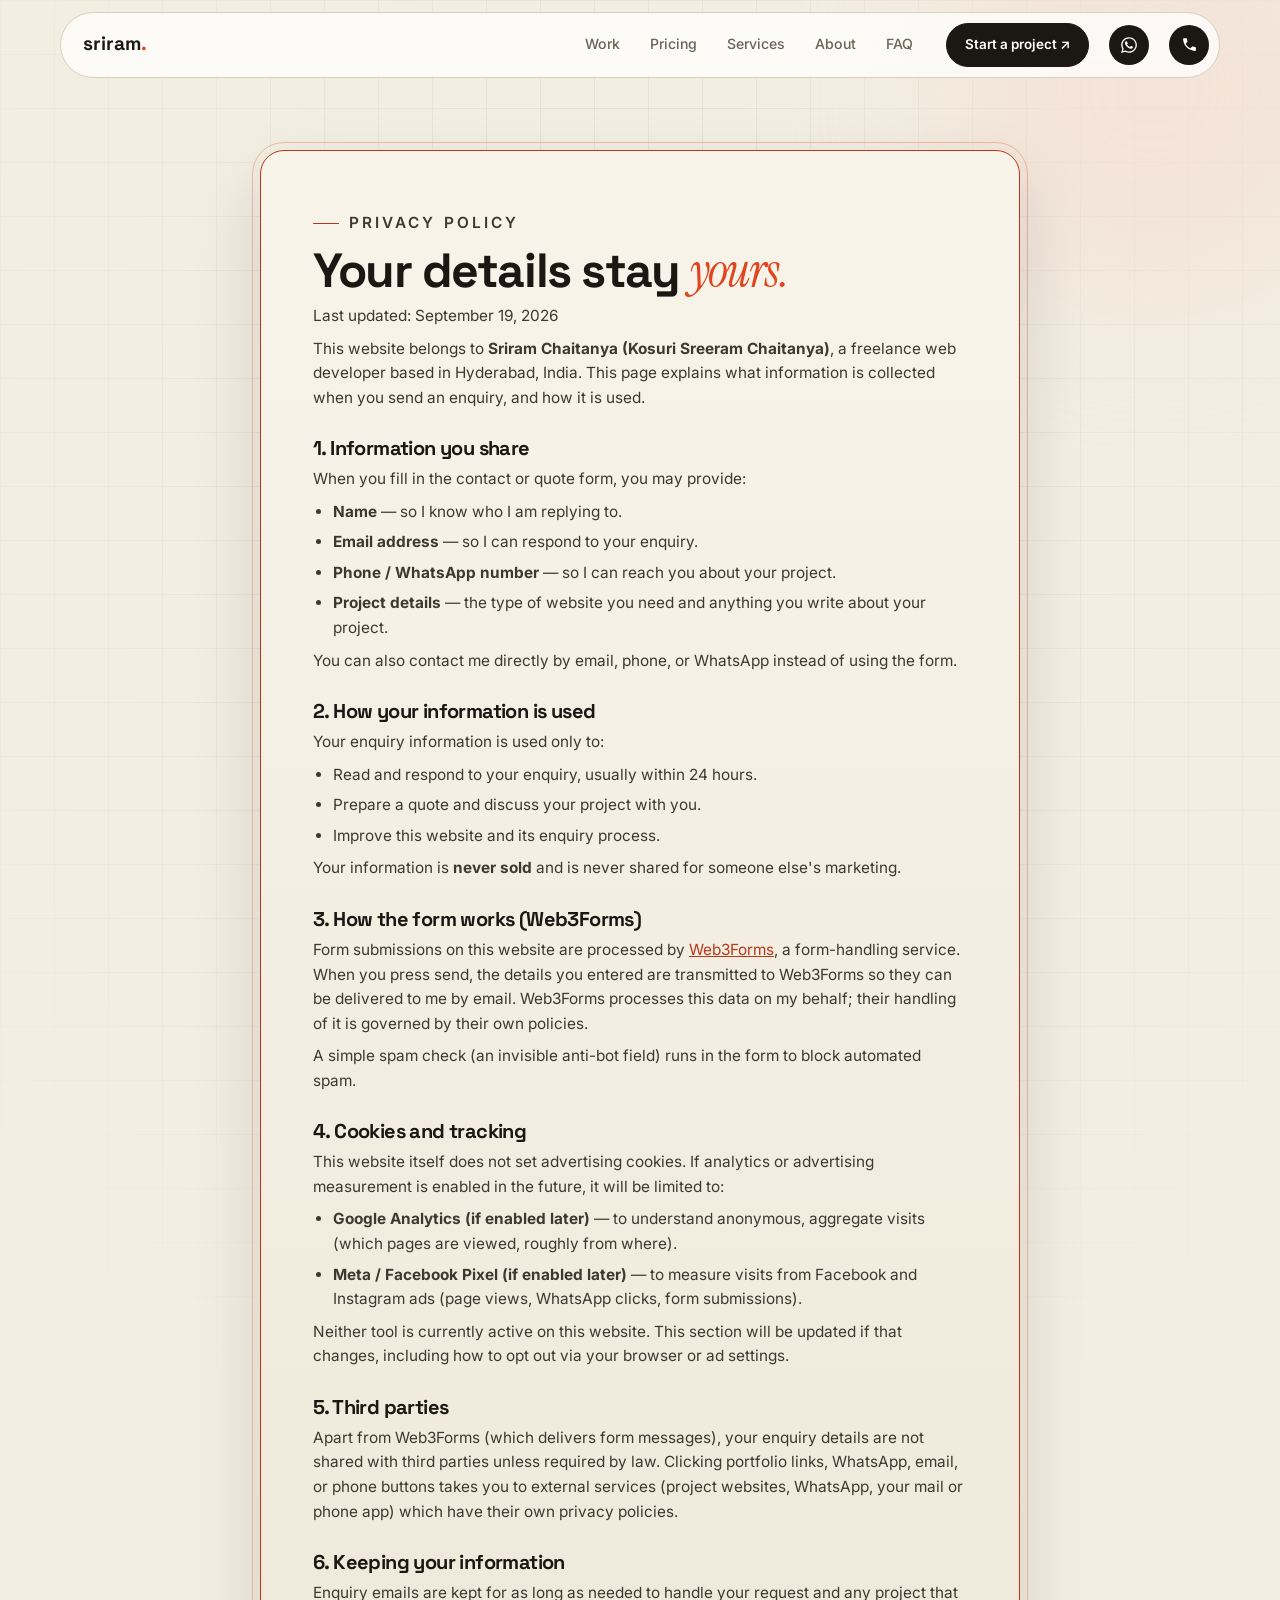
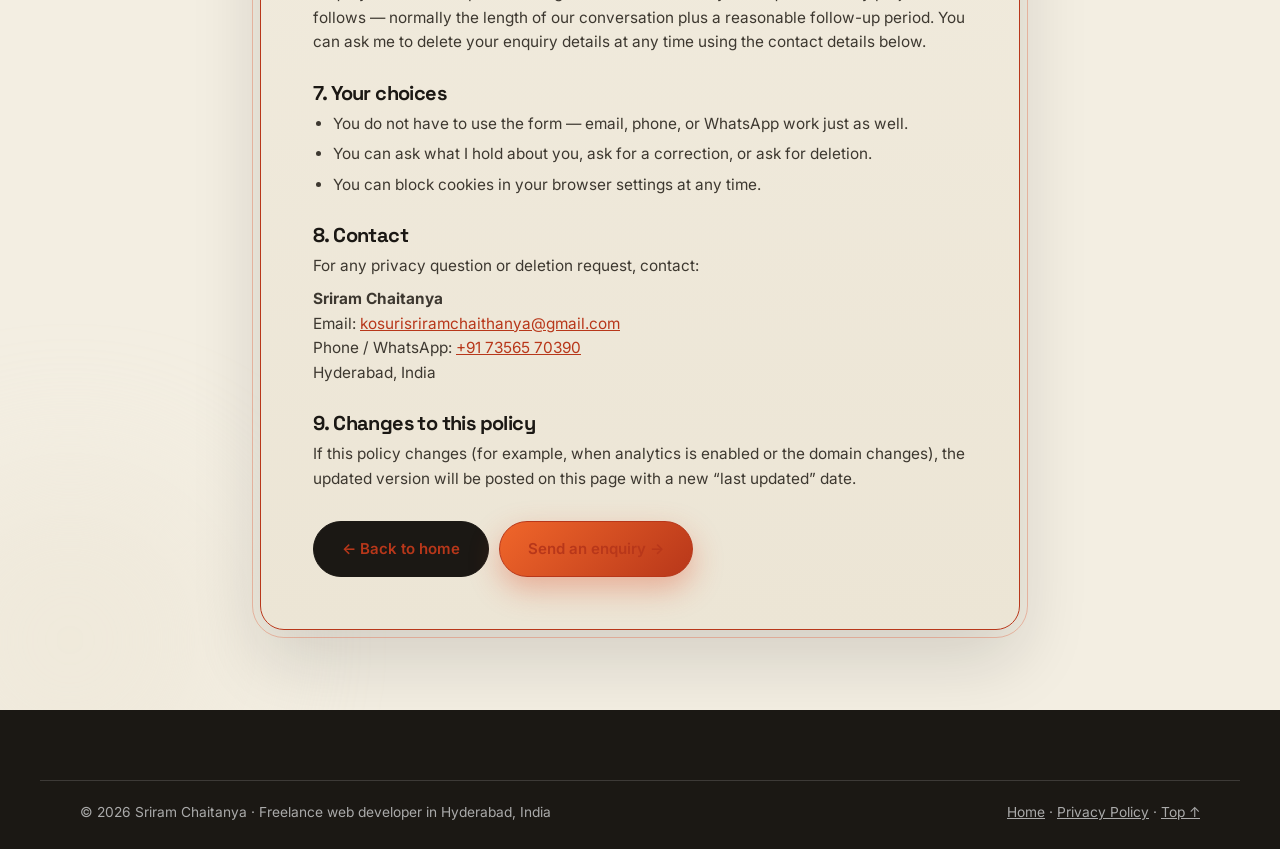
<file: privacy-policy.html>
<!DOCTYPE html>
<html lang="en">
<head>
  <!-- Google tag (gtag.js) -->
<script async src="https://www.googletagmanager.com/gtag/js?id=G-9KDF11ES12"></script>
<script>
  window.dataLayer = window.dataLayer || [];
  function gtag(){dataLayer.push(arguments);}
  gtag('js', new Date());

  gtag('config', 'G-9KDF11ES12');
</script>

<script type="text/javascript">
    (function(c,l,a,r,i,t,y){
        c[a]=c[a]||function(){(c[a].q=c[a].q||[]).push(arguments)};
        t=l.createElement(r);t.async=1;t.src="https://www.clarity.ms/tag/"+i;
        y=l.getElementsByTagName(r)[0];y.parentNode.insertBefore(t,y);
    })(window, document, "clarity", "script", "yko3zjwtlj");
</script>
<meta charset="UTF-8">
<meta name="viewport" content="width=device-width, initial-scale=1.0">
<title>Privacy Policy | Sriram Chaitanya — Freelance Web Developer</title>
<meta name="description" content="Privacy Policy for Sriram Chaitanya's freelance web development website: what enquiry information is collected, how it is used, and third-party processing via Web3Forms.">
<meta name="robots" content="index, follow">
<meta name="theme-color" content="#f3eee2">
<!-- Canonical URL requires final custom domain. Add once known, e.g.:
<link rel="canonical" href="https://YOUR-CUSTOM-DOMAIN/privacy-policy.html"> -->
<link rel="icon" href="data:image/svg+xml,<svg xmlns='http://www.w3.org/2000/svg' viewBox='0 0 100 100'><rect width='100' height='100' rx='24' fill='%23141414'/><text x='50' y='70' font-size='52' font-family='Arial' font-weight='bold' fill='white' text-anchor='middle'>S</text><circle cx='76' cy='76' r='11' fill='%232457FF'/></svg>">
<link rel="preconnect" href="https://fonts.googleapis.com">
<link rel="preconnect" href="https://fonts.gstatic.com" crossorigin>
<link href="https://fonts.googleapis.com/css2?family=Space+Grotesk:wght@400;500;600;700&family=Inter:wght@400;500;600&family=Instrument+Serif:ital@0;1&display=swap" rel="stylesheet">
<link rel="stylesheet" href="assets/css/style.css">
<style>
  .pp-wrap{padding:150px 0 80px;position:relative;overflow:hidden}
  .pp-bg{position:absolute;inset:0;pointer-events:none}
  .pp-bg .grid{position:absolute;inset:0;background-image:linear-gradient(rgba(20,20,20,.05) 1px,transparent 1px),linear-gradient(90deg,rgba(20,20,20,.05) 1px,transparent 1px);background-size:54px 54px;mask-image:radial-gradient(70% 50% at 50% 20%,#000 30%,transparent 100%)}
  .pp-card{position:relative;max-width:760px;margin:0 auto;background:linear-gradient(180deg,#f8f4ea,#ece5d5);border:1px solid #b8371a;border-radius:24px;padding:clamp(28px,5vw,52px);box-shadow:0 30px 70px rgba(20,20,20,.14);outline:1px solid rgba(224,69,31,.3);outline-offset:7px}
  .pp-card h1{font-size:clamp(2rem,5vw,3rem);margin:10px 0 6px}
  .pp-card h1 em{font-family:'Instrument Serif',serif;font-style:italic;font-weight:400;color:#e0451f}
  .pp-updated{color:#8f877a;font-size:.85rem;margin-bottom:26px}
  .pp-card h2{font-size:1.25rem;margin:28px 0 8px}
  .pp-card p,.pp-card li{color:#3d3830;font-size:.96rem}
  .pp-card p{margin:8px 0}
  .pp-card ul{margin:8px 0 8px 20px;display:grid;gap:6px}
  .pp-card a{color:#b8371a}
  .pp-btns{display:flex;gap:10px;flex-wrap:wrap;margin-top:30px}
</style>
</head>
<body>

<div id="progress" aria-hidden="true"><i id="progressFill"></i></div>

<header id="siteNav">
  <div class="nav-pill">
    <a href="index.html" class="brand">sriram<span>.</span></a>
    <nav>
      <a href="index.html#work">Work</a><a href="index.html#pricing">Pricing</a><a href="index.html#services">Services</a><a href="index.html#about">About</a><a href="index.html#faq">FAQ</a>
    </nav>
    <a href="index.html#contact" class="btn btn-dark btn-s">Start a project ↗</a>
    <a href="https://wa.me/917356570390?text=Hi%20Sriram%2C%20I%20need%20a%20website" target="_blank" rel="noopener noreferrer" class="wa-btn" aria-label="Chat on WhatsApp"><svg viewBox="0 0 448 512" aria-hidden="true"><path d="M380.9 97.1C339 55.1 283.2 32 223.9 32c-122.4 0-222 99.6-222 222 0 39.1 10.2 77.3 29.6 111L0 480l117.7-30.9c32.4 17.7 68.9 27 106.1 27h.1c122.3 0 224.1-99.6 224.1-222 0-59.3-25.2-115-67.1-157zm-157 341.6c-33.2 0-65.7-8.9-94-25.7l-6.7-4-69.8 18.3L72 359.2l-4.4-7c-18.5-29.4-28.2-63.3-28.2-98.2 0-101.7 82.8-184.5 184.6-184.5 49.3 0 95.6 19.2 130.4 54.1 34.8 34.9 56.2 81.2 56.1 130.5 0 101.8-84.9 184.6-186.6 184.6zm101.2-138.2c-5.5-2.8-32.8-16.2-37.9-18-5.1-1.9-8.8-2.8-12.5 2.8-3.7 5.6-14.3 18-17.6 21.8-3.2 3.7-6.5 4.2-12 1.4-32.6-16.3-54-29.1-75.5-66-5.7-9.8 5.7-9.1 16.3-30.3 1.8-3.7.9-6.9-.5-9.7-1.4-2.8-12.5-30.1-17.1-41.2-4.5-10.8-9.1-9.3-12.5-9.5-3.2-.2-6.9-.2-10.6-.2-3.7 0-9.7 1.4-14.8 6.9-5.1 5.6-19.4 19-19.4 46.3 0 27.3 19.9 53.7 22.6 57.4 2.8 3.7 39.1 59.7 94.8 83.8 35.2 15.2 49 16.5 66.6 13.9 10.7-1.6 32.8-13.4 37.4-26.4 4.6-13 4.6-24.1 3.2-26.4-1.3-2.5-5-3.9-10.5-6.6z"/></svg></a>
    <a href="tel:+917356570390" class="call-btn" aria-label="Call now"><svg viewBox="0 0 24 24" aria-hidden="true"><path d="M6.62 10.79c1.44 2.83 3.76 5.14 6.59 6.59l2.2-2.2c.27-.27.67-.36 1.02-.24 1.12.37 2.33.57 3.57.57.55 0 1 .45 1 1V20c0 .55-.45 1-1 1-9.39 0-17-7.61-17-17 0-.55.45-1 1-1h3.5c.55 0 1 .45 1 1 0 1.25.2 2.45.57 3.57.11.35.03.74-.25 1.02l-2.2 2.2z"/></svg></a>
  </div>
</header>

<main class="pp-wrap">
  <div class="pp-bg" aria-hidden="true"><span class="grid"></span><span class="blob b1"></span><span class="blob b2"></span></div>
  <div class="wrap">
    <article class="pp-card">
      <p class="eyebrow">Privacy Policy</p>
      <h1>Your details stay <em>yours.</em></h1>
      <p class="pp-updated">Last updated: September 19, 2026</p>

      <p>This website belongs to <strong>Sriram Chaitanya (Kosuri Sreeram Chaitanya)</strong>, a freelance web developer based in Hyderabad, India. This page explains what information is collected when you send an enquiry, and how it is used.</p>

      <h2>1. Information you share</h2>
      <p>When you fill in the contact or quote form, you may provide:</p>
      <ul>
        <li><strong>Name</strong> — so I know who I am replying to.</li>
        <li><strong>Email address</strong> — so I can respond to your enquiry.</li>
        <li><strong>Phone / WhatsApp number</strong> — so I can reach you about your project.</li>
        <li><strong>Project details</strong> — the type of website you need and anything you write about your project.</li>
      </ul>
      <p>You can also contact me directly by email, phone, or WhatsApp instead of using the form.</p>

      <h2>2. How your information is used</h2>
      <p>Your enquiry information is used only to:</p>
      <ul>
        <li>Read and respond to your enquiry, usually within 24 hours.</li>
        <li>Prepare a quote and discuss your project with you.</li>
        <li>Improve this website and its enquiry process.</li>
      </ul>
      <p>Your information is <strong>never sold</strong> and is never shared for someone else's marketing.</p>

      <h2>3. How the form works (Web3Forms)</h2>
      <p>Form submissions on this website are processed by <a href="https://web3forms.com" target="_blank" rel="noopener noreferrer">Web3Forms</a>, a form-handling service. When you press send, the details you entered are transmitted to Web3Forms so they can be delivered to me by email. Web3Forms processes this data on my behalf; their handling of it is governed by their own policies.</p>
      <p>A simple spam check (an invisible anti-bot field) runs in the form to block automated spam.</p>

      <h2>4. Cookies and tracking</h2>
      <p>This website itself does not set advertising cookies. If analytics or advertising measurement is enabled in the future, it will be limited to:</p>
      <ul>
        <li><strong>Google Analytics (if enabled later)</strong> — to understand anonymous, aggregate visits (which pages are viewed, roughly from where).</li>
        <li><strong>Meta / Facebook Pixel (if enabled later)</strong> — to measure visits from Facebook and Instagram ads (page views, WhatsApp clicks, form submissions).</li>
      </ul>
      <p>Neither tool is currently active on this website. This section will be updated if that changes, including how to opt out via your browser or ad settings.</p>

      <h2>5. Third parties</h2>
      <p>Apart from Web3Forms (which delivers form messages), your enquiry details are not shared with third parties unless required by law. Clicking portfolio links, WhatsApp, email, or phone buttons takes you to external services (project websites, WhatsApp, your mail or phone app) which have their own privacy policies.</p>

      <h2>6. Keeping your information</h2>
      <p>Enquiry emails are kept for as long as needed to handle your request and any project that follows — normally the length of our conversation plus a reasonable follow-up period. You can ask me to delete your enquiry details at any time using the contact details below.</p>

      <h2>7. Your choices</h2>
      <ul>
        <li>You do not have to use the form — email, phone, or WhatsApp work just as well.</li>
        <li>You can ask what I hold about you, ask for a correction, or ask for deletion.</li>
        <li>You can block cookies in your browser settings at any time.</li>
      </ul>

      <h2>8. Contact</h2>
      <p>For any privacy question or deletion request, contact:</p>
      <p><strong>Sriram Chaitanya</strong><br>
      Email: <a href="mailto:kosurisriramchaithanya@gmail.com">kosurisriramchaithanya@gmail.com</a><br>
      Phone / WhatsApp: <a href="tel:+917356570390">+91 73565 70390</a><br>
      Hyderabad, India</p>

      <h2>9. Changes to this policy</h2>
      <p>If this policy changes (for example, when analytics is enabled or the domain changes), the updated version will be posted on this page with a new “last updated” date.</p>

      <div class="pp-btns">
        <a href="index.html" class="btn btn-dark">← Back to home</a>
        <a href="index.html#contact" class="btn btn-blue">Send an enquiry →</a>
      </div>
    </article>
  </div>
</main>

<footer>
  <div class="wrap foot-row">
    <span>© 2026 Sriram Chaitanya · Freelance web developer in Hyderabad, India</span>
    <span><a href="index.html">Home</a> · <a href="privacy-policy.html">Privacy Policy</a> · <a href="index.html#top">Top ↑</a></span>
  </div>
</footer>

<script>
(function () {
  var pf = document.getElementById("progressFill");
  addEventListener("scroll", function () {
    var h = document.documentElement.scrollHeight - innerHeight;
    pf.style.transform = "scaleX(" + (h > 0 ? scrollY / h : 0) + ")";
  }, { passive: true });
})();
</script>
</body>
</html>
</file>
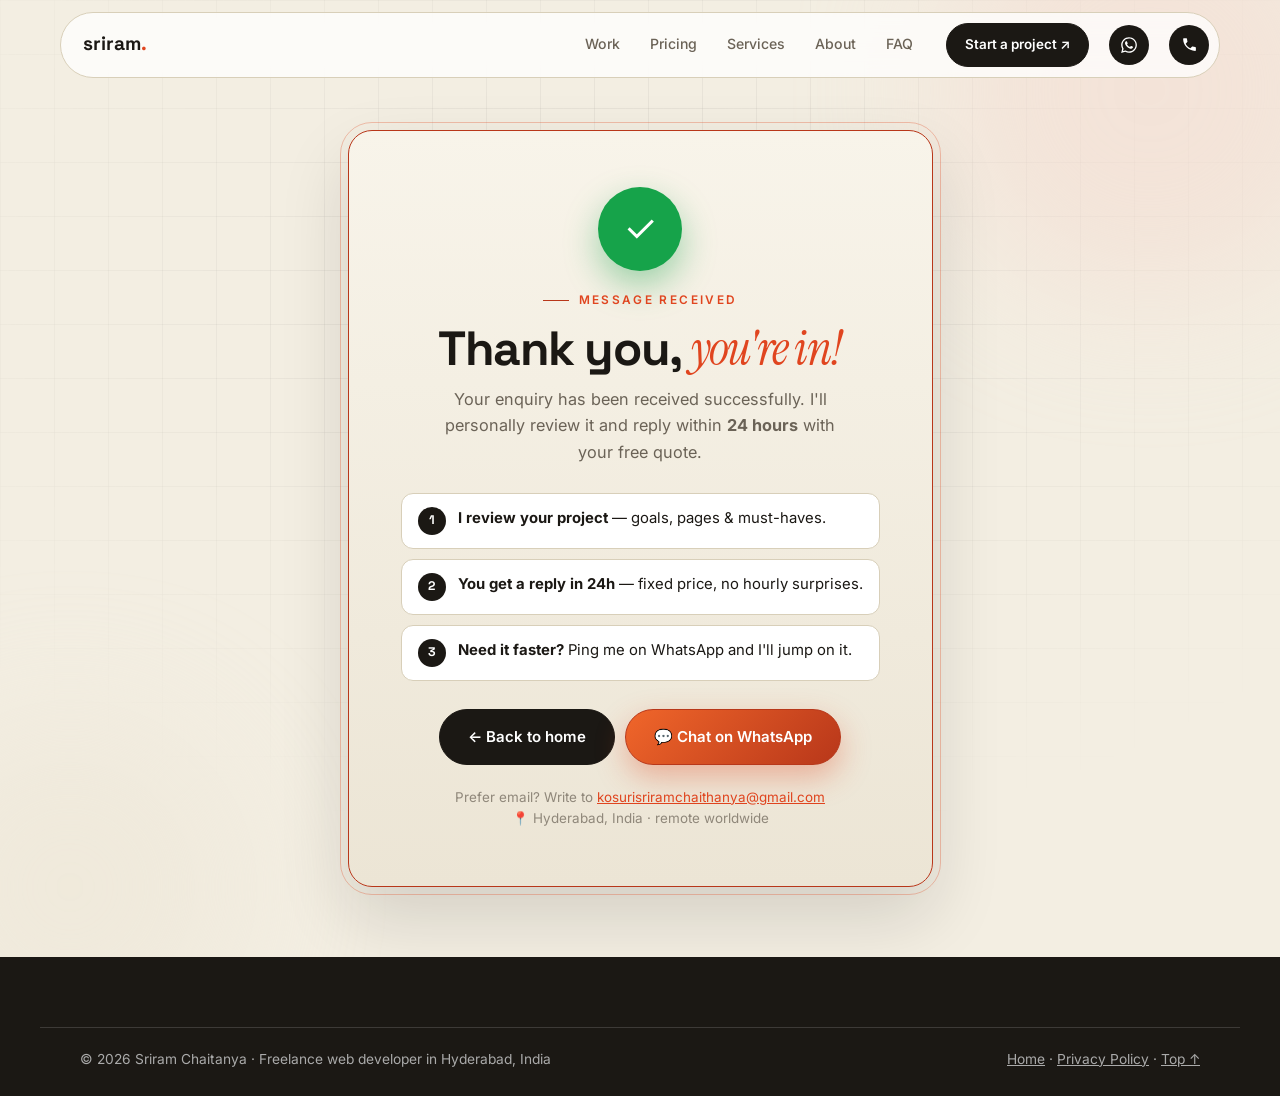
<file: thank-you.html>
<!DOCTYPE html>
<html lang="en">
<head>
  <!-- Google tag (gtag.js) -->
<script async src="https://www.googletagmanager.com/gtag/js?id=G-9KDF11ES12"></script>
<script>
  window.dataLayer = window.dataLayer || [];
  function gtag(){dataLayer.push(arguments);}
  gtag('js', new Date());

  gtag('config', 'G-9KDF11ES12');
</script>

<script type="text/javascript">
    (function(c,l,a,r,i,t,y){
        c[a]=c[a]||function(){(c[a].q=c[a].q||[]).push(arguments)};
        t=l.createElement(r);t.async=1;t.src="https://www.clarity.ms/tag/"+i;
        y=l.getElementsByTagName(r)[0];y.parentNode.insertBefore(t,y);
    })(window, document, "clarity", "script", "yko3zjwtlj");
</script>
<meta charset="UTF-8">
<meta name="viewport" content="width=device-width, initial-scale=1.0">
<title>Thank You — Enquiry Received | Sriram Chaitanya</title>
<meta name="description" content="Thank you for contacting Sriram Chaitanya, freelance web developer in Hyderabad. Your enquiry has been received — expect a reply within 24 hours.">
<meta name="robots" content="noindex, nofollow">
<meta name="theme-color" content="#f3eee2">
<!-- META PIXEL / GA4 (for later): paste real Pixel base code + gtag.js here once you have
real IDs. Do NOT use placeholder IDs. The inline script below already fires a guarded
fbq('track','Lead') — it runs ONLY if fbq exists, so it is safe until Pixel is installed. -->
<link rel="icon" href="data:image/svg+xml,<svg xmlns='http://www.w3.org/2000/svg' viewBox='0 0 100 100'><rect width='100' height='100' rx='24' fill='%23141414'/><text x='50' y='70' font-size='52' font-family='Arial' font-weight='bold' fill='white' text-anchor='middle'>S</text><circle cx='76' cy='76' r='11' fill='%232457FF'/></svg>">
<link rel="preconnect" href="https://fonts.googleapis.com">
<link rel="preconnect" href="https://fonts.gstatic.com" crossorigin>
<link href="https://fonts.googleapis.com/css2?family=Space+Grotesk:wght@400;500;600;700&family=Inter:wght@400;500;600&family=Instrument+Serif:ital@0;1&display=swap" rel="stylesheet">
<link rel="stylesheet" href="assets/css/style.css">
<style>
  .ty-wrap{min-height:100svh;display:flex;flex-direction:column;justify-content:center;padding:130px 0 70px;position:relative;overflow:hidden}
  .ty-bg{position:absolute;inset:0;pointer-events:none}
  .ty-bg .grid{position:absolute;inset:0;background-image:linear-gradient(rgba(20,20,20,.05) 1px,transparent 1px),linear-gradient(90deg,rgba(20,20,20,.05) 1px,transparent 1px);background-size:54px 54px;mask-image:radial-gradient(70% 60% at 50% 30%,#000 30%,transparent 100%)}
  .ty-card{position:relative;max-width:620px;margin:0 auto;text-align:center;background:linear-gradient(180deg,#f8f4ea,#ece5d5);border:1px solid #b8371a;border-radius:24px;padding:clamp(32px,5vw,56px) clamp(24px,5vw,52px);box-shadow:0 30px 70px rgba(20,20,20,.14);outline:1px solid rgba(224,69,31,.3);outline-offset:7px}
  .ty-check{width:84px;height:84px;margin:0 auto 20px;border-radius:50%;background:#16a34a;color:#fff;display:flex;align-items:center;justify-content:center;font-size:2.4rem;box-shadow:0 14px 34px rgba(22,163,74,.4);animation:pop .5s cubic-bezier(.2,.9,.3,1.4)}
  @keyframes pop{from{transform:scale(.4);opacity:0}}
  .ty-card h1{font-size:clamp(2rem,5vw,3rem);margin:10px 0 12px}
  .ty-card h1 em{font-family:'Instrument Serif',serif;font-style:italic;font-weight:400;color:#e0451f}
  .ty-sub{color:#6b6357;font-size:1.02rem;max-width:26em;margin:0 auto}
  .ty-steps{list-style:none;text-align:left;display:grid;gap:10px;margin:28px 0}
  .ty-steps li{background:#fff;border:1px solid #d8cfb9;border-radius:12px;padding:13px 16px;font-size:.93rem;display:flex;gap:12px;align-items:flex-start}
  .ty-steps b{flex:0 0 28px;width:28px;height:28px;border-radius:50%;background:#1b1814;color:#fff;font-size:.78rem;display:flex;align-items:center;justify-content:center;font-family:'Space Grotesk',sans-serif}
  .ty-btns{display:flex;gap:10px;justify-content:center;flex-wrap:wrap;margin-top:8px}
  .ty-meta{margin-top:22px;font-size:.84rem;color:#8f877a}
  .ty-meta a{color:#e0451f}
</style>
</head>
<body>

<div id="progress" aria-hidden="true"><i id="progressFill"></i></div>

<header id="siteNav">
  <div class="nav-pill">
    <a href="index.html" class="brand">sriram<span>.</span></a>
    <nav>
      <a href="index.html#work">Work</a><a href="index.html#pricing">Pricing</a><a href="index.html#services">Services</a><a href="index.html#about">About</a><a href="index.html#faq">FAQ</a>
    </nav>
    <a href="index.html#contact" class="btn btn-dark btn-s">Start a project ↗</a>
    <a href="https://wa.me/917356570390?text=Hi%20Sriram%2C%20I%20need%20a%20website" target="_blank" rel="noopener noreferrer" class="wa-btn" aria-label="Chat on WhatsApp"><svg viewBox="0 0 448 512" aria-hidden="true"><path d="M380.9 97.1C339 55.1 283.2 32 223.9 32c-122.4 0-222 99.6-222 222 0 39.1 10.2 77.3 29.6 111L0 480l117.7-30.9c32.4 17.7 68.9 27 106.1 27h.1c122.3 0 224.1-99.6 224.1-222 0-59.3-25.2-115-67.1-157zm-157 341.6c-33.2 0-65.7-8.9-94-25.7l-6.7-4-69.8 18.3L72 359.2l-4.4-7c-18.5-29.4-28.2-63.3-28.2-98.2 0-101.7 82.8-184.5 184.6-184.5 49.3 0 95.6 19.2 130.4 54.1 34.8 34.9 56.2 81.2 56.1 130.5 0 101.8-84.9 184.6-186.6 184.6zm101.2-138.2c-5.5-2.8-32.8-16.2-37.9-18-5.1-1.9-8.8-2.8-12.5 2.8-3.7 5.6-14.3 18-17.6 21.8-3.2 3.7-6.5 4.2-12 1.4-32.6-16.3-54-29.1-75.5-66-5.7-9.8 5.7-9.1 16.3-30.3 1.8-3.7.9-6.9-.5-9.7-1.4-2.8-12.5-30.1-17.1-41.2-4.5-10.8-9.1-9.3-12.5-9.5-3.2-.2-6.9-.2-10.6-.2-3.7 0-9.7 1.4-14.8 6.9-5.1 5.6-19.4 19-19.4 46.3 0 27.3 19.9 53.7 22.6 57.4 2.8 3.7 39.1 59.7 94.8 83.8 35.2 15.2 49 16.5 66.6 13.9 10.7-1.6 32.8-13.4 37.4-26.4 4.6-13 4.6-24.1 3.2-26.4-1.3-2.5-5-3.9-10.5-6.6z"/></svg></a>
    <a href="tel:+917356570390" class="call-btn" aria-label="Call now"><svg viewBox="0 0 24 24" aria-hidden="true"><path d="M6.62 10.79c1.44 2.83 3.76 5.14 6.59 6.59l2.2-2.2c.27-.27.67-.36 1.02-.24 1.12.37 2.33.57 3.57.57.55 0 1 .45 1 1V20c0 .55-.45 1-1 1-9.39 0-17-7.61-17-17 0-.55.45-1 1-1h3.5c.55 0 1 .45 1 1 0 1.25.2 2.45.57 3.57.11.35.03.74-.25 1.02l-2.2 2.2z"/></svg></a>
  </div>
</header>

<main class="ty-wrap">
  <div class="ty-bg" aria-hidden="true"><span class="grid"></span><span class="blob b1"></span><span class="blob b2"></span></div>
  <div class="wrap">
    <div class="ty-card">
      <div class="ty-check" aria-hidden="true">✓</div>
      <p class="eyebrow" style="justify-content:center">Message received</p>
      <h1>Thank you<span id="tyName"></span>, <em>you're in!</em></h1>
      <p class="ty-sub">Your enquiry has been received successfully. I'll personally review it and reply within <strong>24 hours</strong> with your free quote.</p>
      <ul class="ty-steps">
        <li><b>1</b><span><strong>I review your project</strong> — goals, pages &amp; must-haves.</span></li>
        <li><b>2</b><span><strong>You get a reply in 24h</strong> — fixed price, no hourly surprises.</span></li>
        <li><b>3</b><span><strong>Need it faster?</strong> Ping me on WhatsApp and I'll jump on it.</span></li>
      </ul>
      <div class="ty-btns">
        <a href="index.html" class="btn btn-dark">← Back to home</a>
        <a href="https://wa.me/917356570390?text=Hi%20Sriram%2C%20I%20just%20sent%20an%20enquiry" target="_blank" rel="noopener noreferrer" class="btn btn-blue">💬 Chat on WhatsApp</a>
      </div>
      <p class="ty-meta">Prefer email? Write to <a href="mailto:kosurisriramchaithanya@gmail.com">kosurisriramchaithanya@gmail.com</a><br>📍 Hyderabad, India · remote worldwide</p>
    </div>
  </div>
</main>

<footer>
  <div class="wrap foot-row">
    <span>© 2026 Sriram Chaitanya · Freelance web developer in Hyderabad, India</span>
    <span><a href="index.html">Home</a> · <a href="privacy-policy.html">Privacy Policy</a> · <a href="index.html#top">Top ↑</a></span>
  </div>
</footer>

<script>
(function () {
  // Personalize with ?name= from the form redirect
  try {
    var q = new URLSearchParams(location.search);
    var n = (q.get("name") || "").trim().slice(0, 40);
    if (n) document.getElementById("tyName").textContent = " " + n.split(" ")[0];
  } catch (e) {}
  // Lead event for future Meta Pixel / GA4 — guarded: fires ONLY if the libraries
  // were actually installed later. Single-fire via __tyLeadFired flag.
  try {
    if (!window.__tyLeadFired) {
      window.__tyLeadFired = true;
      if (typeof window.fbq === "function") window.fbq("track", "Lead");
      if (typeof window.gtag === "function") window.gtag("event", "generate_lead");
    }
  } catch (e) {}
  // Tiny progress bar (same feel as home, no dependencies)
  var pf = document.getElementById("progressFill");
  addEventListener("scroll", function () {
    var h = document.documentElement.scrollHeight - innerHeight;
    pf.style.transform = "scaleX(" + (h > 0 ? scrollY / h : 0) + ")";
  }, { passive: true });
})();
</script>
</body>
</html>
</file>
<file: assets/css/style.css>
/* Portfolio-matched theme — warm paper, ink, vermilion (from sreeramchaitanya.github.io/Portfolio) */
:root{
--bg:#f3eee2;--card:#f8f4ea;--ink:#1b1814;--sec:#6b6357;--muted:#8f877a;
--line:#d8cfb9;--blue:#e0451f;--blue-soft:#f4d9cf;--peach:#ece5d5;
--r:18px;--max:1200px;
--disp:'Space Grotesk',sans-serif;--body:'Inter',sans-serif;--serif:'Instrument Serif',serif;
}
*{margin:0;padding:0;box-sizing:border-box}
html{scroll-behavior:auto;overflow-x:hidden}
body{font-family:var(--body);background:var(--bg);color:var(--ink);line-height:1.6;overflow-x:hidden;-webkit-font-smoothing:antialiased}
img{display:block;max-width:100%}
a{color:inherit}
.wrap{max-width:var(--max);margin:0 auto;padding:0 clamp(20px,4vw,40px)}
section{padding:clamp(72px,9vw,120px) 0;position:relative}
/* Keep anchored sections clear of the fixed navbar (sticky-header offset) */
section[id],main[id],footer[id]{scroll-margin-top:96px}
.tint{background:#fff;border-top:1px solid var(--line);border-bottom:1px solid var(--line)}
h1,h2,h3{font-family:var(--disp);letter-spacing:-.03em;line-height:1.05}
h2{font-size:clamp(1.9rem,4.4vw,3rem);margin-bottom:12px}
.eyebrow{font-size:.74rem;font-weight:600;letter-spacing:.2em;text-transform:uppercase;color:var(--blue);margin-bottom:14px}
.h-row{display:flex;justify-content:space-between;align-items:flex-end;gap:20px;flex-wrap:wrap;margin-bottom:40px}
.side-note{color:var(--sec);max-width:300px}
/* cursor / progress */
#cursor{position:fixed;width:10px;height:10px;border-radius:50%;background:var(--blue);z-index:150;pointer-events:none;transform:translate(-50%,-50%);transition:width .2s,height .2s,opacity .2s;mix-blend-mode:multiply}
#cursor.big{width:56px;height:56px;opacity:.35}
#cursor.hide{opacity:0}
#viewCursor{position:fixed;left:0;top:0;width:108px;height:108px;border-radius:50%;background:var(--ink);color:#fff;display:flex;align-items:center;justify-content:center;text-align:center;z-index:200;pointer-events:none;opacity:0;transform:translate(-50%,-50%) scale(.4);transition:opacity .28s ease,transform .28s cubic-bezier(.34,1.56,.64,1)}
#viewCursor span{font-family:var(--disp);font-size:.72rem;font-weight:700;letter-spacing:.1em;text-transform:uppercase;line-height:1.4;padding:0 14px}
#viewCursor.show{opacity:1;transform:translate(-50%,-50%) scale(1)}
#viewCursor::after{content:'';position:absolute;inset:8px;border:1px solid rgba(255,255,255,.35);border-radius:50%}
.pimg,.himg{cursor:none}
@media(hover:none){#cursor{display:none}#viewCursor{display:none}.pimg,.himg{cursor:pointer}}
#progress{position:fixed;top:0;left:0;right:0;height:3px;z-index:120}
#progress i{display:block;height:100%;background:var(--blue);transform:scaleX(0);transform-origin:0 50%}
/* nav */
#siteNav{position:fixed;top:12px;left:0;right:0;z-index:100}
.nav-pill{max-width:var(--max);margin:0 auto;padding:10px 10px 10px 22px;display:flex;align-items:center;gap:20px;background:rgba(255,255,255,.75);backdrop-filter:blur(14px);border:1px solid var(--line);border-radius:100px;margin-inline:max(12px,calc((100% - var(--max))/2 + 20px))}
.brand{font-family:var(--disp);font-weight:700;font-size:1.2rem;text-decoration:none;margin-right:auto}
.brand span{color:var(--blue)}
.nav-pill nav{display:flex;gap:4px}
.nav-pill nav a{text-decoration:none;font-size:.88rem;font-weight:500;color:var(--sec);padding:8px 13px;border-radius:100px}
.nav-pill nav a:hover{background:#eee;color:var(--ink)}
#burger{display:none;background:var(--ink);border:0;border-radius:50%;width:42px;height:42px;cursor:pointer;flex-direction:column;gap:5px;align-items:center;justify-content:center}
#burger i{width:16px;height:2px;background:#fff;display:block}
#mmenu{background:var(--ink);border-radius:18px;margin:8px max(12px,calc((100% - var(--max))/2 + 20px)) 0;padding:10px;display:flex;flex-direction:column}
#mmenu[hidden]{display:none}
#mmenu a{color:#fff;text-decoration:none;padding:12px 16px;border-bottom:1px solid rgba(255,255,255,.1);font-family:var(--disp);font-size:1.3rem}
/* buttons */
.btn{display:inline-flex;align-items:center;gap:8px;background:var(--ink);color:#fff;text-decoration:none;padding:15px 28px;border-radius:100px;font-weight:600;font-size:.94rem;border:1px solid var(--ink);cursor:pointer;font-family:var(--body);transition:box-shadow .25s,background .25s,color .25s,border-color .25s;position:relative;overflow:hidden;isolation:isolate}
.btn::after{content:'';position:absolute;top:0;left:-90%;width:55%;height:100%;background:linear-gradient(100deg,transparent,rgba(255,255,255,.5),transparent);transform:skewX(-20deg);transition:left .55s ease;z-index:1;pointer-events:none}
.btn:hover::after{left:140%}
.btn:hover{box-shadow:0 10px 26px rgba(20,20,20,.18)}
.btn-blue:hover{background:linear-gradient(135deg,#f47136,#c44220);box-shadow:0 14px 36px rgba(224,69,31,.5)}
.btn-dark:hover{background:#000}
.btn .ripple{position:absolute;border-radius:50%;background:rgba(255,255,255,.55);transform:scale(0);animation:rip .6s ease-out forwards;pointer-events:none;z-index:2}
.btn-line .ripple{background:rgba(20,20,20,.16)}
@keyframes rip{to{transform:scale(3);opacity:0}}
/* morphing submit: pill → loading circle → arrow circle */
#sendBtn{height:62px;min-width:0}
#sendBtn.is-loading,#sendBtn.is-done{width:62px!important;min-width:62px;padding:0;border-radius:50%}
#sendBtn .bs-label{transition:opacity .18s;white-space:nowrap}
#sendBtn.is-loading .bs-label,#sendBtn.is-done .bs-label{opacity:0}
#sendBtn .bs-spin{position:absolute;inset:0;margin:auto;width:22px;height:22px;border:2.5px solid rgba(255,255,255,.4);border-top-color:#fff;border-radius:50%;opacity:0}
#sendBtn.is-loading .bs-spin{opacity:1;animation:rot .7s linear infinite}
#sendBtn .bs-done{position:absolute;inset:0;display:flex;align-items:center;justify-content:center;font-size:1.35rem;opacity:0;transform:scale(.3) rotate(-90deg);transition:opacity .3s,transform .45s cubic-bezier(.34,1.56,.64,1)}
#sendBtn.is-done .bs-spin{opacity:0;animation:none}
#sendBtn.is-done .bs-done{opacity:1;transform:scale(1) rotate(0)}
#sendBtn.is-done{background:#16a34a;border-color:#16a34a}
@keyframes rot{to{transform:rotate(360deg)}}
.btn-blue{background:linear-gradient(135deg,#f0662a,#b8371a);border-color:#b8371a;color:#fff;box-shadow:0 12px 30px rgba(224,69,31,.35)}
.btn-line{background:transparent;color:var(--ink)}
.btn-line:hover{background:var(--ink);color:#fff}
.btn-s{padding:10px 18px;font-size:.84rem}
/* Visible keyboard focus (a11y) — mouse users unaffected */
a:focus-visible,button:focus-visible,input:focus-visible,select:focus-visible,textarea:focus-visible{outline:2px solid #b8371a;outline-offset:3px;border-radius:6px}
.wa-btn{width:40px;height:40px;flex:0 0 40px;border-radius:50%;background:var(--ink);color:#fff;text-decoration:none;display:flex;align-items:center;justify-content:center;transition:background .25s}
.wa-btn svg{width:18px;height:18px;fill:currentColor}
.wa-btn:hover{background:#1DA851}
.call-btn{width:40px;height:40px;flex:0 0 40px;border-radius:50%;background:var(--ink);color:#fff;text-decoration:none;display:flex;align-items:center;justify-content:center;transition:background .25s}
.call-btn svg{width:17px;height:17px;fill:currentColor}
.call-btn:hover{background:#2a2a2a}
.cta-row{display:flex;gap:12px;flex-wrap:wrap;margin-top:26px}
/* hero */
.hero{min-height:100svh;display:flex;flex-direction:column;justify-content:center;overflow:hidden;padding-top:120px}
.hero-bg{position:absolute;inset:0;pointer-events:none}
.hero-bg .grid{position:absolute;inset:0;background-image:linear-gradient(rgba(20,20,20,.05) 1px,transparent 1px),linear-gradient(90deg,rgba(20,20,20,.05) 1px,transparent 1px);background-size:54px 54px;mask-image:radial-gradient(70% 60% at 50% 30%,#000 30%,transparent 100%)}
.blob{position:absolute;border-radius:50%;filter:blur(70px);opacity:.5}
.b1{width:420px;height:420px;background:#f4d9cf;top:-120px;right:-80px}
.b2{width:340px;height:340px;background:var(--peach);bottom:-100px;left:-100px}
.hero-word{position:absolute;top:13%;left:0;right:0;text-align:center;font-family:var(--serif);font-style:italic;font-size:clamp(3rem,11vw,9rem);color:transparent;-webkit-text-stroke:1px rgba(20,20,20,.1);white-space:nowrap;pointer-events:none}
.hero-grid{display:grid;grid-template-columns:1.05fr .95fr;gap:48px;align-items:center;position:relative}
.tag{display:inline-flex;align-items:center;gap:8px;background:#fff;border:1px solid var(--line);border-radius:100px;padding:8px 16px;font-size:.78rem;font-weight:600;margin-bottom:20px}
.dot{width:8px;height:8px;border-radius:50%;background:#22c55e;animation:blink 1.6s infinite}
@keyframes blink{50%{opacity:.3}}
#heroTitle{font-size:clamp(2.6rem,5.6vw,4.6rem)}
#heroTitle em{font-family:var(--serif);font-style:italic;font-weight:400;color:var(--blue)}
.lede{color:var(--sec);font-size:1.06rem;max-width:30em;margin-top:18px}
.hero-stats{display:flex;gap:32px;margin-top:36px;border-top:1px solid var(--line);padding-top:22px;flex-wrap:wrap}
.hero-stats b{font-family:var(--disp);font-size:1.7rem;display:block}
.hero-stats small{color:var(--sec)}
.hero-visual{position:relative;min-width:0}
.chip{position:absolute;background:var(--ink);color:#fff;font-size:.7rem;font-weight:600;padding:8px 14px;border-radius:100px;white-space:nowrap;z-index:4}
.c-c{top:-16px;right:16%;background:#fff;color:var(--ink);border:1px solid var(--line)}
.scroll-cue{position:absolute;bottom:18px;left:50%;transform:translateX(-50%);font-size:.74rem;letter-spacing:.2em;text-transform:uppercase;color:var(--muted);text-decoration:none;animation:bob 1.8s infinite}
@keyframes bob{50%{transform:translate(-50%,6px)}}
/* marquee */
.marquee{background:var(--ink);color:#fff;overflow:hidden;padding:16px 0;transform:rotate(-1deg) scale(1.02)}
.mq-track{display:flex;gap:28px;white-space:nowrap;width:max-content;font-family:var(--disp);font-weight:600}
.mq-track i{color:var(--blue);font-style:normal}
/* work gallery */
.wtag{position:absolute;top:14px;left:14px;background:var(--blue);color:#fff;font-size:.68rem;font-weight:700;letter-spacing:.1em;text-transform:uppercase;padding:6px 12px;border-radius:100px}
.hscroll{margin-top:40px}
.hscroll-head{display:flex;justify-content:space-between;align-items:baseline;margin-bottom:16px}
.hscroll-head span:first-child{font-family:var(--disp);font-weight:600;font-size:1.05rem;letter-spacing:-.01em}
.drag-hint{font-size:.72rem;letter-spacing:.2em;text-transform:uppercase;color:var(--muted)}
.hscroll-track{display:flex;gap:18px;overflow-x:auto;padding:4px 4px 18px;scroll-snap-type:x mandatory;cursor:grab;scrollbar-width:none;-webkit-mask-image:linear-gradient(90deg,#000 96%,transparent);mask-image:linear-gradient(90deg,#000 96%,transparent)}
.hscroll-track::-webkit-scrollbar{display:none}
.hscroll-track.dragging{cursor:grabbing;scroll-snap-type:none}
.hscroll figure{flex:0 0 min(320px,78vw);scroll-snap-align:start;user-select:none}
.hscroll-nav{display:flex;align-items:center;gap:16px;margin-top:6px}
.hscroll-nav button{width:46px;height:46px;border-radius:50%;border:1px solid var(--line);background:#fff;font-size:1.15rem;cursor:pointer;transition:all .25s;line-height:1}
.hscroll-nav button:hover{background:var(--ink);border-color:var(--ink);color:#fff}
.hscroll-nav button:disabled{opacity:.3;cursor:default;background:#fff;color:var(--ink)}
.hdots{display:flex;gap:8px}
.hdots i{width:8px;height:8px;border-radius:100px;background:var(--line);transition:all .3s;cursor:pointer}
.hdots i.on{width:26px;background:var(--blue)}
.hscroll figure{background:#fff;border:1px solid var(--line);border-radius:14px;overflow:hidden;width:320px}
.himg{display:block;aspect-ratio:16/9;overflow:hidden;background:#eee}
.hscroll img,.himg img{width:100%;height:100%;aspect-ratio:16/9;object-fit:cover;display:block}
.hscroll figcaption{padding:12px 16px;font-weight:600;font-size:.9rem}
/* services */
.svc-list{list-style:none;border-top:1px solid var(--line);margin-top:26px}
.svc-list li{display:grid;grid-template-columns:70px 1fr 40px;gap:18px;align-items:center;padding:24px 10px;border-bottom:1px solid var(--line);transition:background .25s,padding .25s;cursor:default}
.svc-list li:hover{background:var(--blue-soft);padding-left:22px}
.svc-list span{font-family:var(--disp);font-weight:700;color:transparent;-webkit-text-stroke:1.3px var(--ink);font-size:1.8rem}
.svc-list h3{font-size:1.35rem}
.svc-list p{color:var(--sec);font-size:.94rem}
.svc-list b{font-size:1.4rem;color:var(--blue)}
/* about */
.about-grid{display:grid;grid-template-columns:400px 1fr;gap:56px;align-items:start}
.about-photo{position:relative;border-radius:var(--r);overflow:hidden;border:1px solid var(--line);box-shadow:0 20px 60px rgba(20,20,20,.1)}
.about-photo img{height:520px;width:100%;object-fit:cover;transform:scale(1.12)}
.stamp{position:absolute;bottom:14px;left:14px;background:var(--blue);color:#fff;font-size:.7rem;font-weight:700;padding:8px 14px;border-radius:100px}
.ticks{list-style:none;margin:20px 0;display:grid;gap:10px}
.ticks li{background:#fff;border:1px solid var(--line);border-radius:12px;padding:12px 16px;font-weight:500;font-size:.94rem}
.mini-stats{display:flex;gap:28px;margin:6px 0 24px}
.mini-stats b{font-family:var(--disp);font-size:1.5rem;display:block}
/* process */
.steps{list-style:none;display:grid;grid-template-columns:repeat(4,1fr);gap:16px;margin-top:30px}
.steps li{background:var(--card);border:1px solid var(--line);border-radius:var(--r);padding:26px;position:relative;overflow:hidden}
.steps li::after{content:'';position:absolute;top:0;left:0;right:0;height:4px;background:var(--blue);transform:scaleX(var(--p,0));transform-origin:0 50%}
.steps b{font-family:var(--disp);font-size:2rem;color:var(--blue)}
.steps h3{margin:8px 0 6px}
.steps p{color:var(--sec);font-size:.92rem}
.bar{height:4px;background:var(--line);border-radius:4px;margin-top:26px;overflow:hidden}
.bar i{display:block;height:100%;background:var(--blue);transform:scaleX(0);transform-origin:0 50%}
/* testimonial slider */
.tslider{margin-top:30px}
.tview{overflow:hidden;border-radius:4px;padding:4px 2px 8px}
.ttrack{display:flex;gap:22px;transition:transform .55s cubic-bezier(.65,0,.35,1)}
.tslide{flex:0 0 calc((100% - 44px)/3);background:linear-gradient(180deg,#FFFDF6,#FBF5E8);border:1px solid var(--line);border-top:3px solid var(--gold);border-radius:18px;padding:26px;margin:0;display:flex;flex-direction:column;gap:14px;box-shadow:0 10px 30px rgba(20,20,20,.05)}
.tstars{color:var(--gold);letter-spacing:.24em;font-size:.82rem}
.tslide p{font-family:var(--serif);font-style:italic;font-size:1.14rem;line-height:1.5}
.tslide footer{margin-top:auto;display:flex;align-items:center;gap:12px;border-top:1px dashed var(--line);padding-top:16px;background:transparent;color:var(--ink)}
.ava{width:44px;height:44px;flex:0 0 44px;border-radius:50%;background:#fff;border:1px solid var(--gold);color:var(--gold-deep);font-family:var(--disp);font-weight:700;font-size:.86rem;display:flex;align-items:center;justify-content:center}
.tslide footer b{display:block;font-family:var(--body);font-size:.88rem}
.tslide footer span{font-size:.78rem;color:var(--sec)}
@media(max-width:960px){.tslide{flex-basis:calc((100% - 22px)/2)}}
@media(max-width:640px){.tslide{flex-basis:100%}}
.tnav{display:flex;align-items:center;gap:16px;margin-top:18px}
.tnav button{width:48px;height:48px;border-radius:50%;border:1px solid var(--line);background:#fff;font-size:1.2rem;cursor:pointer;transition:all .25s}
.tnav button:hover{background:var(--ink);border-color:var(--ink);color:#fff}
.tnav button:disabled{opacity:.3;cursor:default;background:#fff;color:var(--ink)}
.tdots{display:flex;gap:8px;margin-right:auto}
.tdots i{width:8px;height:8px;border-radius:100px;background:var(--line);transition:all .3s;cursor:pointer}
.tdots i.on{width:26px;background:var(--blue)}
/* faq */
.narrow{max-width:760px}
.acc{margin-top:26px;border-top:1px solid var(--line)}
.acc-item{border-bottom:1px solid var(--line)}
.acc-item button{width:100%;background:none;border:0;display:flex;justify-content:space-between;align-items:center;padding:22px 6px;font-family:var(--disp);font-size:1.15rem;font-weight:600;cursor:pointer;text-align:left}
.acc-item button span{width:34px;height:34px;border:1px solid var(--line);border-radius:50%;display:flex;align-items:center;justify-content:center;transition:all .3s;flex:0 0 34px}
.acc-item.open button span{background:var(--blue);border-color:var(--blue);color:#fff;transform:rotate(45deg)}
.acc-body{max-height:0;overflow:hidden;transition:max-height .4s ease}
.acc-body p{padding:0 6px 22px;color:var(--sec)}
/* contact */
.contact-grid{display:grid;grid-template-columns:minmax(280px,380px) minmax(0,440px);justify-content:center;gap:clamp(40px,6vw,88px);align-items:start}
.cbtns{display:grid;gap:10px;margin-top:24px}
.cbtns .btn{justify-content:center}
.small-gap{margin-top:16px;font-size:.88rem}
.small-gap a{color:var(--blue)}
form{position:relative;background:linear-gradient(180deg,#f8f4ea,#ece5d5);border:1px solid var(--gold);border-radius:24px;padding:clamp(28px,3.4vw,44px);display:grid;gap:22px;box-shadow:0 24px 60px rgba(20,20,20,.1);outline:1px solid rgba(176,141,87,.35);outline-offset:7px;overflow:hidden}
form::before{content:'';position:absolute;top:-100px;right:-100px;width:280px;height:280px;background:radial-gradient(circle,rgba(224,69,31,.16),transparent 70%);pointer-events:none}
form::after{content:'✦';position:absolute;top:18px;right:24px;color:var(--gold);font-size:1.1rem;opacity:.7}
.frow{display:grid;grid-template-columns:1fr 1fr;gap:26px}
label{display:grid;gap:2px;font-size:.66rem;font-weight:700;letter-spacing:.2em;text-transform:uppercase;color:var(--sec)}
label:focus-within{color:var(--gold-deep)}
.fld{display:grid;gap:2px;min-width:0}
.flabel{font-size:.66rem;font-weight:700;letter-spacing:.2em;text-transform:uppercase;color:var(--sec)}
.fld:focus-within .flabel{color:var(--gold-deep)}
input,select,textarea{font:inherit;font-weight:400;font-size:1rem;letter-spacing:0;text-transform:none;color:var(--ink);padding:12px 2px;border:0;border-bottom:1.5px solid var(--line);border-radius:0;background:transparent;transition:border-color .25s}
input:focus,select:focus,textarea:focus{outline:none;border-bottom-color:var(--gold-deep)}
textarea{resize:vertical;min-height:96px}
/* bespoke dropdown */
.dd{position:relative;display:block}
.dd-btn{width:100%;display:flex;align-items:center;justify-content:space-between;gap:12px;background:transparent;border:0;border-bottom:1.5px solid var(--line);padding:12px 2px;font:inherit;font-size:1rem;color:var(--muted);cursor:pointer;transition:border-color .25s;text-align:left}
.dd-btn.picked{color:var(--ink);font-weight:600}
.dd-btn svg{width:12px;height:12px;color:var(--gold-deep);flex:0 0 12px;transition:transform .3s}
.dd.open .dd-btn{border-bottom-color:var(--gold-deep)}
.dd.open .dd-btn svg{transform:rotate(180deg)}
.dd-list{position:absolute;left:-14px;right:-14px;top:calc(100% + 10px);list-style:none;background:#f8f4ea;border:1px solid var(--gold);border-radius:14px;padding:8px;margin:0;box-shadow:0 24px 60px rgba(20,20,20,.16);z-index:30;opacity:0;transform:translateY(-8px) scale(.98);transform-origin:top center;pointer-events:none;transition:opacity .25s,transform .3s cubic-bezier(.2,.9,.3,1.2);max-height:264px;overflow-y:auto;overscroll-behavior:contain;scrollbar-width:none}
.dd.open .dd-list{opacity:1;transform:none;pointer-events:auto}
.dd-list li{display:flex;flex-direction:column;gap:1px;padding:11px 14px;border-radius:9px;cursor:pointer;transition:background .2s}
.dd-list li:hover{background:var(--blue-soft)}
.dd-list li.sel{background:var(--blue-soft)}
.dd-list li b{font-size:.92rem;font-weight:600;letter-spacing:0;text-transform:none;color:var(--ink);display:flex;align-items:center;gap:8px}
.dd-list li.sel b::after{content:'✓';color:var(--gold-deep);font-size:.8rem}
.dd-list li small{font-size:.74rem;font-weight:400;letter-spacing:.02em;text-transform:none;color:var(--sec)}
#sendBtn{width:100%;height:62px;font-size:.8rem;letter-spacing:.26em;margin-top:6px}
#sendBtn.is-loading,#sendBtn.is-done{width:62px!important;min-width:62px;margin-left:auto;margin-right:auto}
#leadForm{max-width:440px;width:100%;min-width:0}
#leadForm .frow,#leadForm label,#leadForm .fld{min-width:0}
#leadForm input,#leadForm select,#leadForm textarea{width:100%;min-width:0;max-width:100%}
.fnote{font-size:.84rem;color:var(--sec);min-height:1.2em}
/* page footer */
body > footer{background:var(--ink);color:#fff;padding:70px 0 26px}
.foot-big{font-family:var(--disp);font-size:clamp(2.4rem,7vw,5.4rem);letter-spacing:-.03em;padding-bottom:34px}
.foot-row{display:flex;justify-content:space-between;gap:12px;flex-wrap:wrap;border-top:1px solid rgba(255,255,255,.15);padding-top:20px;color:#aaa;font-size:.86rem}
.foot-row a{color:#aaa}
/* wa float */
#waFloat{position:fixed;right:20px;bottom:20px;background:var(--ink);color:#fff;border-radius:100px;text-decoration:none;display:flex;align-items:center;gap:0;width:52px;height:52px;justify-content:center;overflow:hidden;transition:width .3s;z-index:90;font-size:1.3rem}
#waFloat span{white-space:nowrap;font-size:.85rem;font-weight:600;max-width:0;opacity:0;transition:all .3s}
#waFloat:hover{width:160px;gap:8px}
#waFloat:hover span{max-width:100px;opacity:1}
/* reveal defaults (JS enhances) */
.reveal{opacity:0;transform:translateY(26px)}
.no-motion .reveal{opacity:1;transform:none}
@media(max-width:960px){
.hero-grid,.about-grid,.contact-grid{grid-template-columns:1fr}
.hero-visual{max-width:480px;width:100%}
.steps{grid-template-columns:1fr 1fr}
.nav-pill nav,.nav-pill .btn{display:none}
#burger{display:flex}
}
@media(max-width:600px){.frow{grid-template-columns:1fr}.steps{grid-template-columns:1fr}section{padding:60px 0}.hero-stats{gap:20px}}
/* pricing */
.price-grid{display:grid;grid-template-columns:repeat(3,1fr);gap:18px;margin-top:34px;align-items:stretch}
.price-card{background:var(--card);border:1px solid var(--line);border-radius:20px;padding:32px 30px;display:flex;flex-direction:column;gap:14px;transition:transform .3s,box-shadow .3s}
.price-card:hover{transform:translateY(-6px);box-shadow:0 24px 60px rgba(20,20,20,.12)}
.price-card.featured{background:var(--ink);color:#fff;border-color:var(--ink)}
.ptype{font-size:.7rem;font-weight:700;letter-spacing:.2em;text-transform:uppercase;color:var(--blue)}
.pprice{font-family:var(--disp);font-size:2.6rem;font-weight:700;letter-spacing:-.02em}
.pprice small{font-family:var(--body);font-size:.8rem;font-weight:500;letter-spacing:0;color:var(--sec);display:block}
.featured .pprice small{color:#b9b2a4}
.pnote{font-size:.88rem;color:var(--sec)}
.featured .pnote{color:#b9b2a4}
.price-card ul{list-style:none;display:grid;gap:10px;margin:6px 0 12px;font-size:.93rem}
.featured ul{color:#e8e2d4}
.price-card .btn{margin-top:auto;justify-content:center}
@media(max-width:900px){.price-grid{grid-template-columns:1fr;max-width:480px}}
/* no visible scrollbars anywhere — scrolling still works */
html{scrollbar-width:none;-ms-overflow-style:none}
::-webkit-scrollbar{width:0!important;height:0!important;display:none!important}
@media(prefers-reduced-motion:reduce){.reveal{opacity:1!important;transform:none!important}}

/* ——— HERO REDESIGN · light luxury ——— */
:root{--gold:#b8371a;--gold-soft:#f4d9cf;--gold-deep:#b8371a}
.hero-word{font-size:clamp(2.6rem,9vw,7.5rem)}
.hero-visual{height:auto;align-self:center;width:100%;max-width:420px;margin-left:auto}
.hero-form{position:relative;background:linear-gradient(180deg,#f8f4ea,#ece5d5);border:1px solid var(--gold);border-radius:22px;padding:30px 30px 26px;display:grid;gap:13px;box-shadow:0 30px 70px rgba(20,20,20,.14);outline:1px solid rgba(224,69,31,.3);outline-offset:7px}
.hero-form::before{content:'';position:absolute;top:-80px;right:-80px;width:220px;height:220px;background:radial-gradient(circle,rgba(224,69,31,.2),transparent 70%);pointer-events:none}
.hf-tag{display:inline-flex;align-items:center;gap:8px;font-size:.66rem;font-weight:700;letter-spacing:.22em;text-transform:uppercase;color:var(--gold-deep)}
.hero-form h3{font-family:var(--serif);font-weight:500;font-style:italic;font-size:1.7rem;letter-spacing:0}
.hero-form label{font-size:.62rem}
.hero-form input{font-size:.95rem;padding:10px 2px}
.hpills{display:flex;gap:8px;flex-wrap:wrap;margin-top:2px}
.hpills label{margin:0}
.hpills input{position:absolute;opacity:0;pointer-events:none}
.hpills span{display:inline-block;border:1px solid var(--line);background:rgba(255,255,255,.6);border-radius:100px;padding:8px 14px;font-size:.72rem;font-weight:600;letter-spacing:.04em;text-transform:none;color:var(--sec);cursor:pointer;transition:all .25s}
.hpills input:checked + span{background:var(--ink);border-color:var(--ink);color:#fff}
.hpills input:focus-visible + span{outline:2px solid var(--gold-deep);outline-offset:2px}
.hero-form .btn{justify-content:center;width:100%}
.hfnote{font-size:.82rem;color:var(--sec);min-height:1.2em;text-align:center}
.hero-trust{margin-top:22px;text-align:center;font-size:.72rem;font-weight:600;letter-spacing:.18em;text-transform:uppercase;color:var(--muted)}
.clients{display:flex;gap:16px;align-items:baseline;flex-wrap:wrap;margin-top:34px;color:var(--muted);font-size:.8rem;letter-spacing:.14em;text-transform:uppercase}
.clients b{font-family:var(--serif);font-style:italic;font-weight:400;font-size:1rem;letter-spacing:.02em;text-transform:none;color:var(--sec)}
/* luxury touches elsewhere */
.about-photo{border-radius:200px 200px var(--r) var(--r);border-color:var(--gold)}
.eyebrow{display:flex;align-items:center;gap:10px}
.eyebrow::before{content:'';width:26px;height:1px;background:var(--gold)}
#services .eyebrow::before,#faq .eyebrow::before{background:var(--blue)}
.svc-list li:hover{background:linear-gradient(90deg,var(--blue-soft),transparent)}
@media(max-width:960px){
.hero-visual{max-width:440px;margin:0 auto;width:100%}
}

/* ——— SELECTED WORK REDESIGN · gallery index ——— */
.work-stack{display:grid;margin-top:6px;border-top:1px solid var(--line)}
.proj{display:grid;grid-template-columns:120px 1.15fr .85fr;gap:clamp(18px,3vw,40px);align-items:center;padding:clamp(28px,4vw,48px) 6px;border-bottom:1px solid var(--line);position:relative}
.proj:nth-child(even){grid-template-columns:.85fr 1.15fr 120px}
.proj:nth-child(even) .pbody{order:1}
.proj:nth-child(even) .pimg{order:2}
.proj:nth-child(even) .pnum{order:3}
.pnum{font-family:var(--disp);font-weight:700;font-size:clamp(3.4rem,6vw,5.2rem);line-height:1;color:transparent;-webkit-text-stroke:1.3px var(--gold);text-align:center}
.pimg{position:relative;display:block;overflow:hidden;border-radius:14px;border:1px solid var(--line);aspect-ratio:16/9;background:#eee;transition:box-shadow .35s,transform .35s}
.pimg img{width:100%;height:100%;object-fit:cover;margin-top:0;display:block}
.pimg::after{content:'';position:absolute;inset:10px;border:1px solid rgba(255,255,255,0);border-radius:9px;transition:border-color .35s;pointer-events:none}
.proj:hover .pimg{box-shadow:0 24px 60px rgba(20,20,20,.14);transform:translateY(-4px)}
.proj:hover .pimg::after{border-color:rgba(255,255,255,.85)}
.pimg .wtag{transition:background .3s}
.proj:hover .wtag{background:var(--ink)}
.pbody h3{font-family:var(--serif);font-weight:400;font-style:italic;font-size:clamp(1.7rem,3vw,2.4rem);letter-spacing:0}
.pbody>p{color:var(--sec);margin:10px 0 18px;max-width:26em}
.pmeta{display:flex;align-items:center;gap:18px;flex-wrap:wrap}
.pmeta b{background:var(--gold-soft);border:1px solid var(--gold);color:#b8371a;font-size:.78rem;letter-spacing:.06em;padding:8px 16px;border-radius:100px}
.pmeta a{font-weight:600;font-size:.9rem;color:var(--ink);text-decoration:none;border-bottom:2px solid var(--blue);padding-bottom:2px}
.pmeta a:hover{color:var(--blue)}
@media(max-width:860px){
.proj,.proj:nth-child(even){grid-template-columns:1fr;gap:16px}
.proj:nth-child(even) .pnum{order:0}
.proj:nth-child(even) .pimg{order:1}
.proj:nth-child(even) .pbody{order:2}
.pnum{text-align:left;font-size:2.6rem}
}

/* ——— SITE PREVIEW POP-UP ——— */
#siteModal{position:fixed;inset:0;z-index:300;display:flex;align-items:center;justify-content:center;padding:clamp(12px,3vw,32px)}
#siteModal[hidden]{display:none}
.site-modal-backdrop{position:absolute;inset:0;background:rgba(20,18,14,.62);backdrop-filter:blur(6px)}
.site-modal-window{position:relative;width:min(1100px,100%);height:min(82vh,780px);display:flex;flex-direction:column;background:var(--card);border:1px solid var(--line);border-radius:20px;overflow:hidden;box-shadow:0 40px 120px rgba(0,0,0,.4);animation:sitePop .3s cubic-bezier(.2,.9,.3,1.2)}
@keyframes sitePop{from{transform:translateY(18px) scale(.97);opacity:0}}
.site-modal-bar{display:flex;align-items:center;justify-content:space-between;gap:12px;padding:12px 12px 12px 20px;background:var(--ink);color:#fff}
.site-modal-title{font-family:var(--disp);font-weight:600;font-size:.95rem;white-space:nowrap;overflow:hidden;text-overflow:ellipsis}
.site-modal-actions{display:flex;align-items:center;gap:10px;flex:0 0 auto}
.site-modal-open{color:var(--ink);background:#fff;text-decoration:none;font-size:.82rem;font-weight:700;padding:9px 16px;border-radius:100px;transition:background .25s}
.site-modal-open:hover{background:var(--blue-soft)}
.site-modal-close{width:40px;height:40px;border-radius:50%;border:1px solid rgba(255,255,255,.3);background:transparent;color:#fff;font-size:1rem;cursor:pointer;transition:all .25s;line-height:1}
.site-modal-close:hover{background:var(--blue);border-color:var(--blue);transform:rotate(90deg)}
.site-modal-frame-wrap{position:relative;flex:1;background:#fff;min-height:0}
.site-modal-frame-wrap iframe{position:absolute;inset:0;width:100%;height:100%;border:0;background:#fff}
.site-modal-loader{position:absolute;inset:0;margin:auto;width:36px;height:36px;border:3px solid var(--line);border-top-color:var(--blue);border-radius:50%;animation:rot .7s linear infinite;pointer-events:none;align-self:center}
.site-modal-frame-wrap.loaded .site-modal-loader{display:none}
.site-modal-note{padding:10px 20px;background:var(--card);border-top:1px solid var(--line);font-size:.78rem;color:var(--sec);text-align:center}
body.modal-open{overflow:hidden}
@media(max-width:600px){
.site-modal-window{height:88vh;border-radius:16px}
.site-modal-title{display:none}
.site-modal-bar{justify-content:flex-end}
}
</file>
